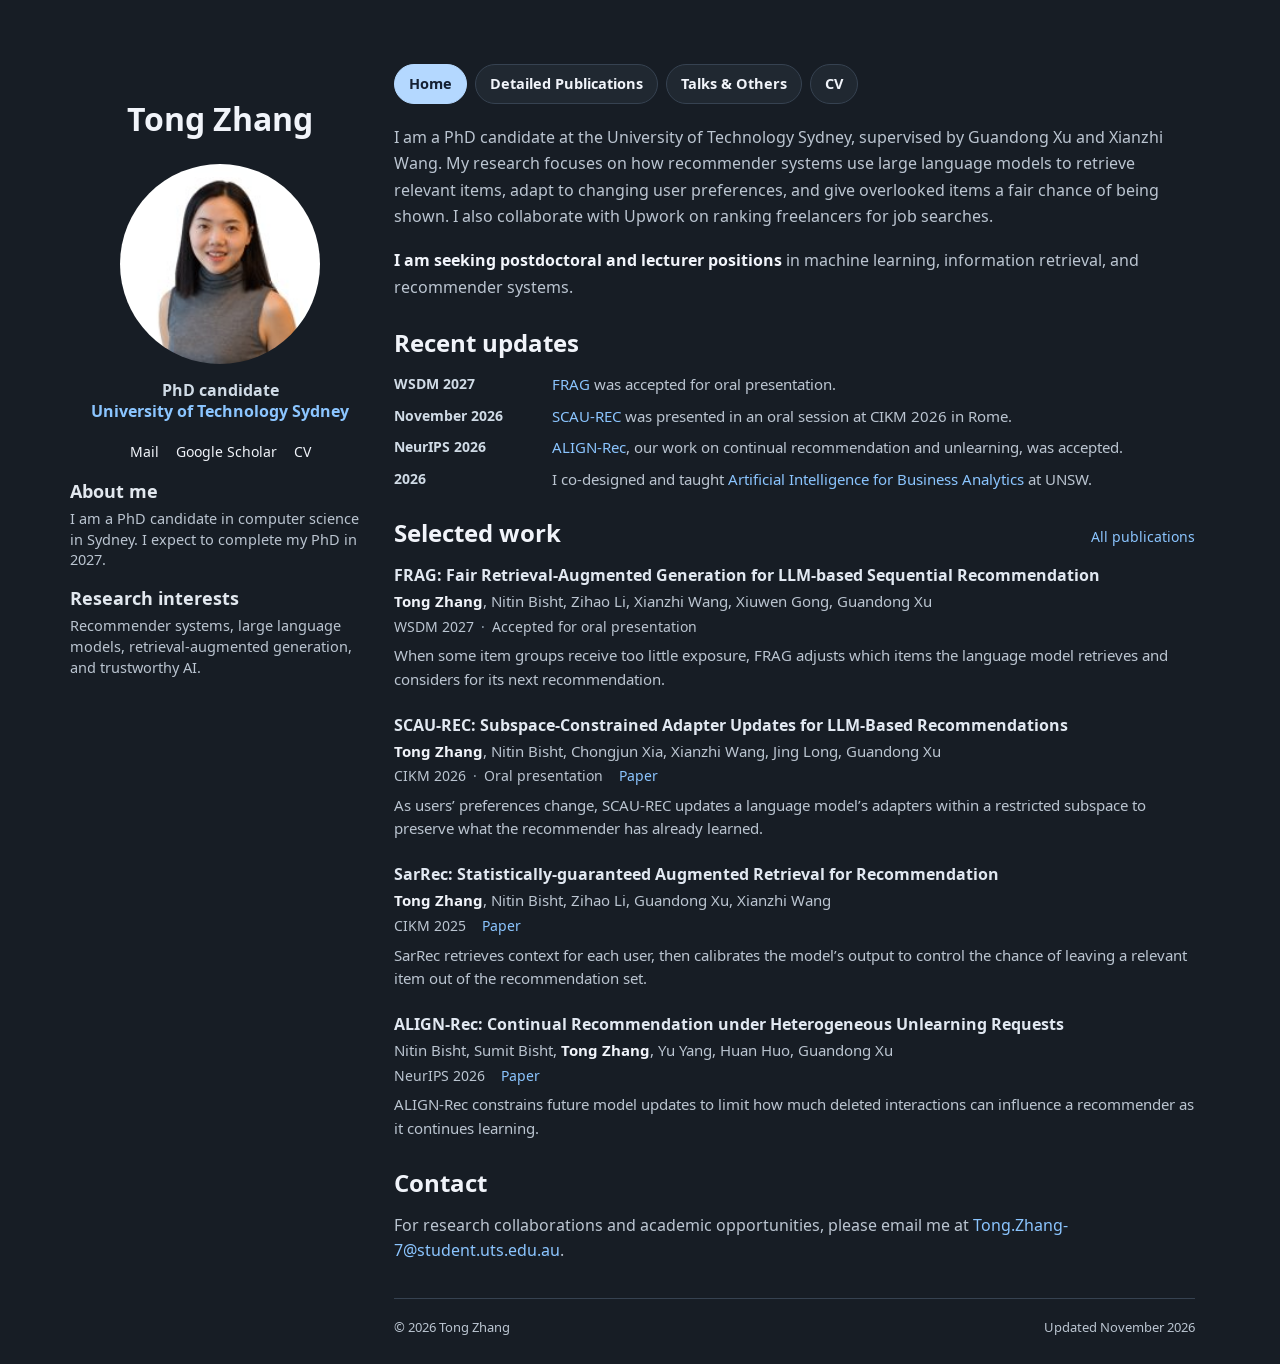
<file: index.html>
<!doctype html>
<html lang="en"><head><meta charset="utf-8"><meta name="viewport" content="width=device-width, initial-scale=1"><meta name="theme-color" content="#171d25"><meta name="description" content="Tong Zhang is a PhD candidate at the University of Technology Sydney studying recommender systems, large language models, and retrieval-augmented generation."><meta property="og:title" content="Home · Tong Zhang"><meta property="og:type" content="website"><meta property="og:description" content="Tong Zhang is a PhD candidate at the University of Technology Sydney studying recommender systems, large language models, and retrieval-augmented generation."><title>Home · Tong Zhang</title><link rel="stylesheet" href="style.css"></head>
<body><a class="skip-link" href="#main">Skip to content</a><div class="site-shell"><aside class="profile" aria-label="Profile">
        <a class="profile-name" href="index.html">Tong Zhang</a>
        <a class="portrait-link" href="https://scholar.google.com/citations?user=oyGxDycAAAAJ&amp;hl=en" aria-label="Tong Zhang on Google Scholar"><img class="portrait" src="assets/tong-zhang.jpg" alt="Tong Zhang" width="200" height="200"></a>
        <div class="profile-details"><p class="profile-role">PhD candidate<br><a href="https://www.uts.edu.au/">University of Technology Sydney</a></p>
        <div class="profile-links"><a href="mailto:Tong.Zhang-7@student.uts.edu.au">Mail</a><a href="https://scholar.google.com/citations?user=oyGxDycAAAAJ&amp;hl=en">Google Scholar</a><a href="assets/Tong_Zhang_Academic_CV.pdf">CV</a></div>
        <div class="profile-block"><h2>About me</h2><p>I am a PhD candidate in computer science in Sydney. I expect to complete my PhD in 2027.</p></div>
        <div class="profile-block"><h2>Research interests</h2><p>Recommender systems, large language models, retrieval-augmented generation, and trustworthy AI.</p></div></div></aside><div class="content-column"><nav class="top-nav" aria-label="Main navigation"><a href="index.html" aria-current="page">Home</a><a href="publications.html">Detailed Publications</a><a href="talks.html">Talks &amp; Others</a><a href="cv.html">CV</a></nav><main id="main" tabindex="-1" class="index-page"><h1 class="sr-only">Tong Zhang</h1><div class="introduction"><p>I am a PhD candidate at the University of Technology Sydney, supervised by Guandong Xu and Xianzhi Wang. My research focuses on how recommender systems use large language models to retrieve relevant items, adapt to changing user preferences, and give overlooked items a fair chance of being shown. I also collaborate with Upwork on ranking freelancers for job searches.</p><p><strong>I am seeking postdoctoral and lecturer positions</strong> in machine learning, information retrieval, and recommender systems.</p></div><section><div class="section-heading"><h2>Recent updates</h2></div><ul class="news-list"><li><span class="news-date">WSDM 2027</span><span><a href="publications.html#paper-frag">FRAG</a> was accepted for oral presentation.</span></li><li><span class="news-date">November 2026</span><span><a href="publications.html#paper-scau">SCAU-REC</a> was presented in an oral session at CIKM 2026 in Rome.</span></li><li><span class="news-date">NeurIPS 2026</span><span><a href="publications.html#paper-align">ALIGN-Rec</a>, our work on continual recommendation and unlearning, was accepted.</span></li><li><span class="news-date">2026</span><span>I co-designed and taught <a href="talks.html#teaching">Artificial Intelligence for Business Analytics</a> at UNSW.</span></li></ul></section><section><div class="section-heading"><h2>Selected work</h2><a class="section-link" href="publications.html">All publications</a></div><article class="publication" id="paper-frag"><h3>FRAG: Fair Retrieval-Augmented Generation for LLM-based Sequential Recommendation</h3><p class="authors"><strong>Tong Zhang</strong>, Nitin Bisht, Zihao Li, Xianzhi Wang, Xiuwen Gong, Guandong Xu</p><p class="paper-meta"><span>WSDM 2027<span class="meta-separator">·</span><span>Accepted for oral presentation</span></span></p><p class=paper-summary>When some item groups receive too little exposure, FRAG adjusts which items the language model retrieves and considers for its next recommendation.</p></article><article class="publication" id="paper-scau"><h3>SCAU-REC: Subspace-Constrained Adapter Updates for LLM-Based Recommendations</h3><p class="authors"><strong>Tong Zhang</strong>, Nitin Bisht, Chongjun Xia, Xianzhi Wang, Jing Long, Guandong Xu</p><p class="paper-meta"><span>CIKM 2026<span class="meta-separator">·</span><span>Oral presentation</span></span><span class="paper-links"><a href="https://doi.org/10.1145/3799682.3840953">Paper</a></span></p><p class=paper-summary>As users’ preferences change, SCAU-REC updates a language model’s adapters within a restricted subspace to preserve what the recommender has already learned.</p></article><article class="publication" id="paper-sarrec"><h3>SarRec: Statistically-guaranteed Augmented Retrieval for Recommendation</h3><p class="authors"><strong>Tong Zhang</strong>, Nitin Bisht, Zihao Li, Guandong Xu, Xianzhi Wang</p><p class="paper-meta"><span>CIKM 2025</span><span class="paper-links"><a href="https://doi.org/10.1145/3746252.3761054">Paper</a></span></p><p class=paper-summary>SarRec retrieves context for each user, then calibrates the model’s output to control the chance of leaving a relevant item out of the recommendation set.</p></article><article class="publication" id="paper-align"><h3>ALIGN-Rec: Continual Recommendation under Heterogeneous Unlearning Requests</h3><p class="authors">Nitin Bisht, Sumit Bisht, <strong>Tong Zhang</strong>, Yu Yang, Huan Huo, Guandong Xu</p><p class="paper-meta"><span>NeurIPS 2026</span><span class="paper-links"><a href="https://openreview.net/forum?id=L8dS5AKSwG">Paper</a></span></p><p class=paper-summary>ALIGN-Rec constrains future model updates to limit how much deleted interactions can influence a recommender as it continues learning.</p></article></section><section><div class="section-heading"><h2>Contact</h2></div><p>For research collaborations and academic opportunities, please email me at <a href="mailto:Tong.Zhang-7@student.uts.edu.au">Tong.Zhang-7@student.uts.edu.au</a>.</p></section></main><footer class="site-footer"><span>© 2026 Tong Zhang</span><span>Updated November 2026</span></footer></div></div></body></html>
</file>
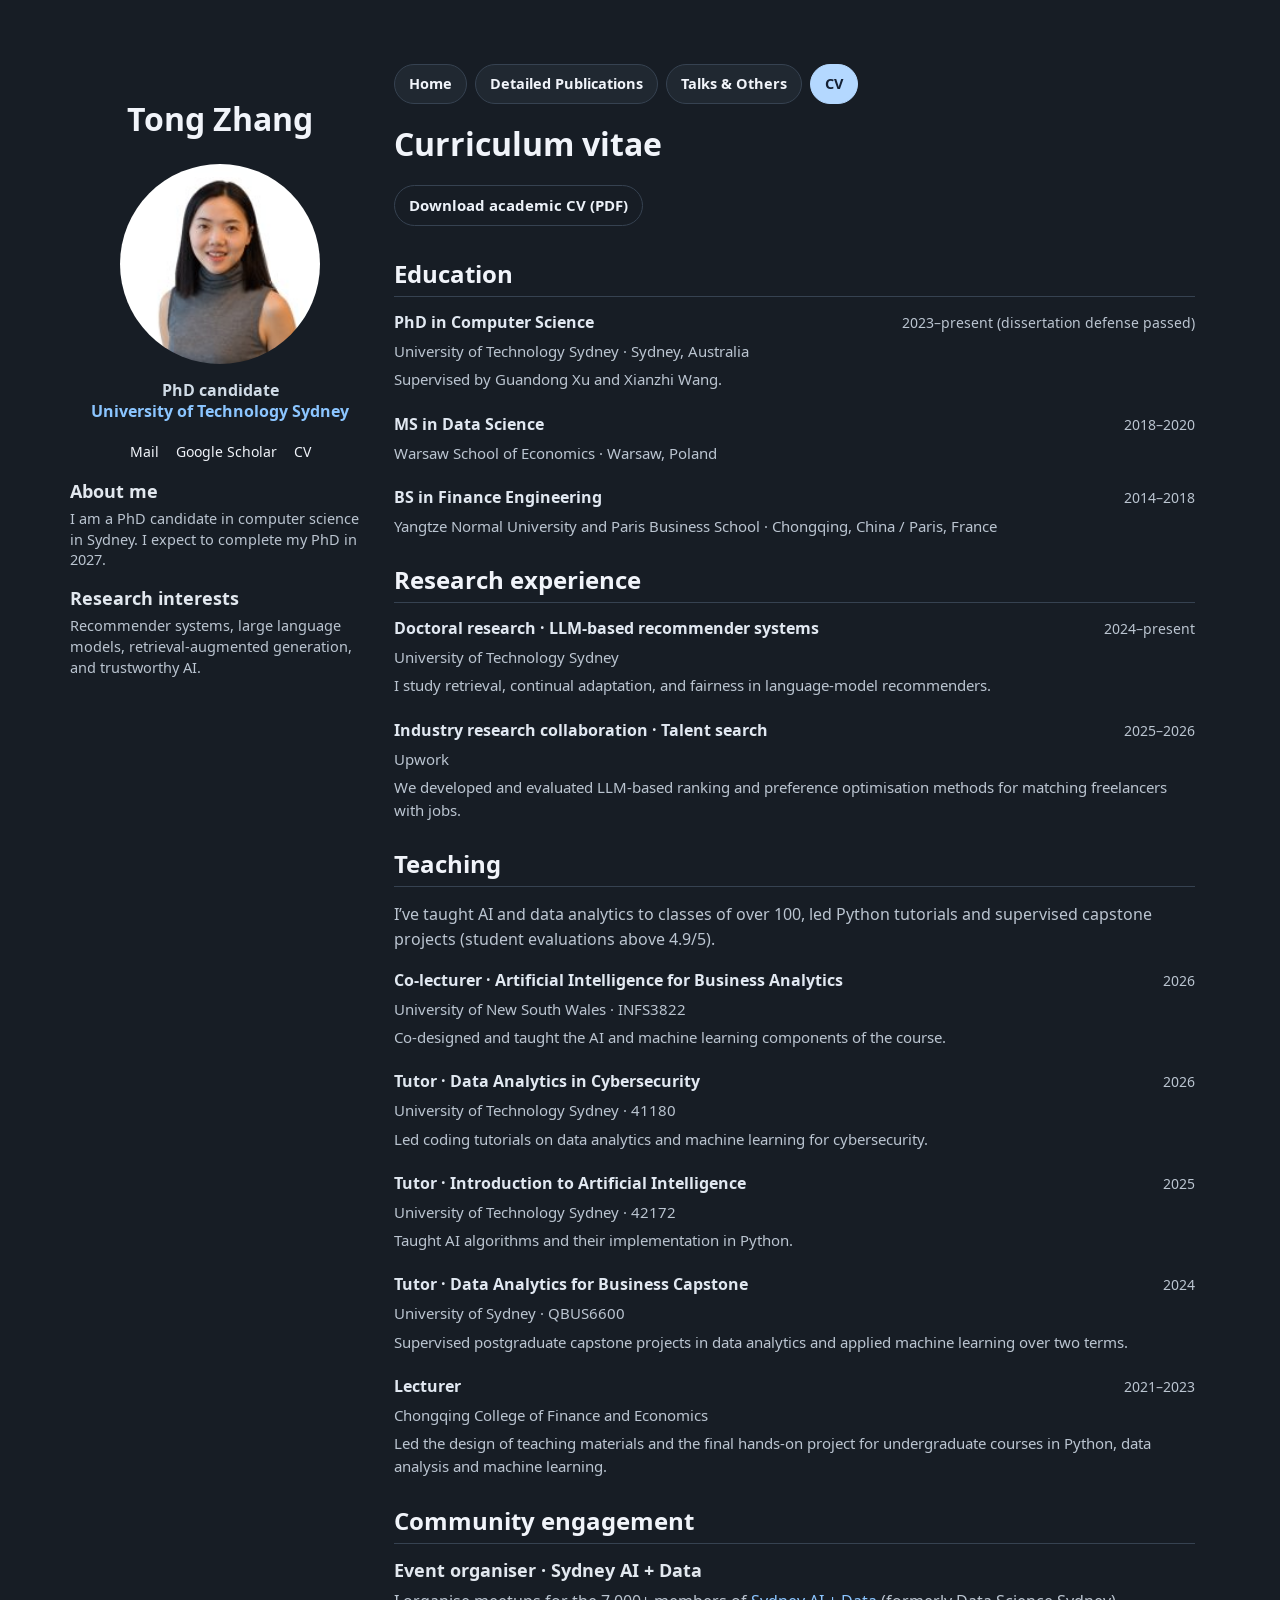
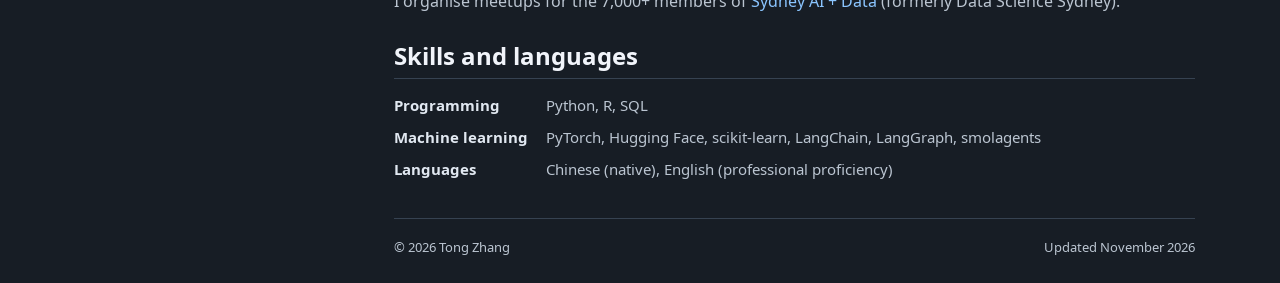
<file: cv.html>
<!doctype html>
<html lang="en"><head><meta charset="utf-8"><meta name="viewport" content="width=device-width, initial-scale=1"><meta name="theme-color" content="#171d25"><meta name="description" content="Tong Zhang is a PhD candidate at the University of Technology Sydney studying recommender systems, large language models, and retrieval-augmented generation."><meta property="og:title" content="CV · Tong Zhang"><meta property="og:type" content="website"><meta property="og:description" content="Tong Zhang is a PhD candidate at the University of Technology Sydney studying recommender systems, large language models, and retrieval-augmented generation."><title>CV · Tong Zhang</title><link rel="stylesheet" href="style.css"></head>
<body><a class="skip-link" href="#main">Skip to content</a><div class="site-shell"><aside class="profile" aria-label="Profile">
        <a class="profile-name" href="index.html">Tong Zhang</a>
        <a class="portrait-link" href="https://scholar.google.com/citations?user=oyGxDycAAAAJ&amp;hl=en" aria-label="Tong Zhang on Google Scholar"><img class="portrait" src="assets/tong-zhang.jpg" alt="Tong Zhang" width="200" height="200"></a>
        <div class="profile-details"><p class="profile-role">PhD candidate<br><a href="https://www.uts.edu.au/">University of Technology Sydney</a></p>
        <div class="profile-links"><a href="mailto:Tong.Zhang-7@student.uts.edu.au">Mail</a><a href="https://scholar.google.com/citations?user=oyGxDycAAAAJ&amp;hl=en">Google Scholar</a><a href="assets/Tong_Zhang_Academic_CV.pdf">CV</a></div>
        <div class="profile-block"><h2>About me</h2><p>I am a PhD candidate in computer science in Sydney. I expect to complete my PhD in 2027.</p></div>
        <div class="profile-block"><h2>Research interests</h2><p>Recommender systems, large language models, retrieval-augmented generation, and trustworthy AI.</p></div></div></aside><div class="content-column"><nav class="top-nav" aria-label="Main navigation"><a href="index.html">Home</a><a href="publications.html">Detailed Publications</a><a href="talks.html">Talks &amp; Others</a><a href="cv.html" aria-current="page">CV</a></nav><main id="main" tabindex="-1" class="cv-page"><header class="page-header"><h1>Curriculum vitae</h1></header><div class="cv-downloads"><a class="primary-link" href="assets/Tong_Zhang_Academic_CV.pdf">Download academic CV (PDF)</a></div><section><div class="section-heading"><h2>Education</h2></div><article class="record"><div class="record-heading"><h3>PhD in Computer Science</h3><span class="record-date">2023–present (dissertation defense passed)</span></div><p class="institution">University of Technology Sydney · Sydney, Australia</p><p>Supervised by Guandong Xu and Xianzhi Wang.</p></article><article class="record"><div class="record-heading"><h3>MS in Data Science</h3><span class="record-date">2018–2020</span></div><p class="institution">Warsaw School of Economics · Warsaw, Poland</p></article><article class="record"><div class="record-heading"><h3>BS in Finance Engineering</h3><span class="record-date">2014–2018</span></div><p class="institution">Yangtze Normal University and Paris Business School · Chongqing, China / Paris, France</p></article></section><section><div class="section-heading"><h2>Research experience</h2></div><article class="record"><div class="record-heading"><h3>Doctoral research · LLM-based recommender systems</h3><span class="record-date">2024–present</span></div><p class="institution">University of Technology Sydney</p><p>I study retrieval, continual adaptation, and fairness in language-model recommenders.</p></article><article class="record"><div class="record-heading"><h3>Industry research collaboration · Talent search</h3><span class="record-date">2025–2026</span></div><p class="institution">Upwork</p><p>We developed and evaluated LLM-based ranking and preference optimisation methods for matching freelancers with jobs.</p></article></section><section><div class="section-heading"><h2>Teaching</h2></div><p>I’ve taught AI and data analytics to classes of over 100, led Python tutorials and supervised capstone projects (student evaluations above 4.9/5).</p><article class="record"><div class="record-heading"><h3>Co-lecturer · Artificial Intelligence for Business Analytics</h3><span class="record-date">2026</span></div><p class="institution">University of New South Wales · INFS3822</p><p>Co-designed and taught the AI and machine learning components of the course.</p></article><article class="record"><div class="record-heading"><h3>Tutor · Data Analytics in Cybersecurity</h3><span class="record-date">2026</span></div><p class="institution">University of Technology Sydney · 41180</p><p>Led coding tutorials on data analytics and machine learning for cybersecurity.</p></article><article class="record"><div class="record-heading"><h3>Tutor · Introduction to Artificial Intelligence</h3><span class="record-date">2025</span></div><p class="institution">University of Technology Sydney · 42172</p><p>Taught AI algorithms and their implementation in Python.</p></article><article class="record"><div class="record-heading"><h3>Tutor · Data Analytics for Business Capstone</h3><span class="record-date">2024</span></div><p class="institution">University of Sydney · QBUS6600</p><p>Supervised postgraduate capstone projects in data analytics and applied machine learning over two terms.</p></article><article class="record"><div class="record-heading"><h3>Lecturer</h3><span class="record-date">2021–2023</span></div><p class="institution">Chongqing College of Finance and Economics</p><p>Led the design of teaching materials and the final hands-on project for undergraduate courses in Python, data analysis and machine learning.</p></article></section><section><div class="section-heading"><h2>Community engagement</h2></div><h3>Event organiser · Sydney AI + Data</h3><p>I organise meetups for the 7,000+ members of <a href="https://www.meetup.com/data-science-sydney/">Sydney AI + Data</a> (formerly Data Science Sydney).</p></section><section><div class="section-heading"><h2>Skills and languages</h2></div><dl class="skills-list"><div><dt>Programming</dt><dd>Python, R, SQL</dd></div><div><dt>Machine learning</dt><dd>PyTorch, Hugging Face, scikit-learn, LangChain, LangGraph, smolagents</dd></div><div><dt>Languages</dt><dd>Chinese (native), English (professional proficiency)</dd></div></dl></section></main><footer class="site-footer"><span>© 2026 Tong Zhang</span><span>Updated November 2026</span></footer></div></div></body></html>
</file>
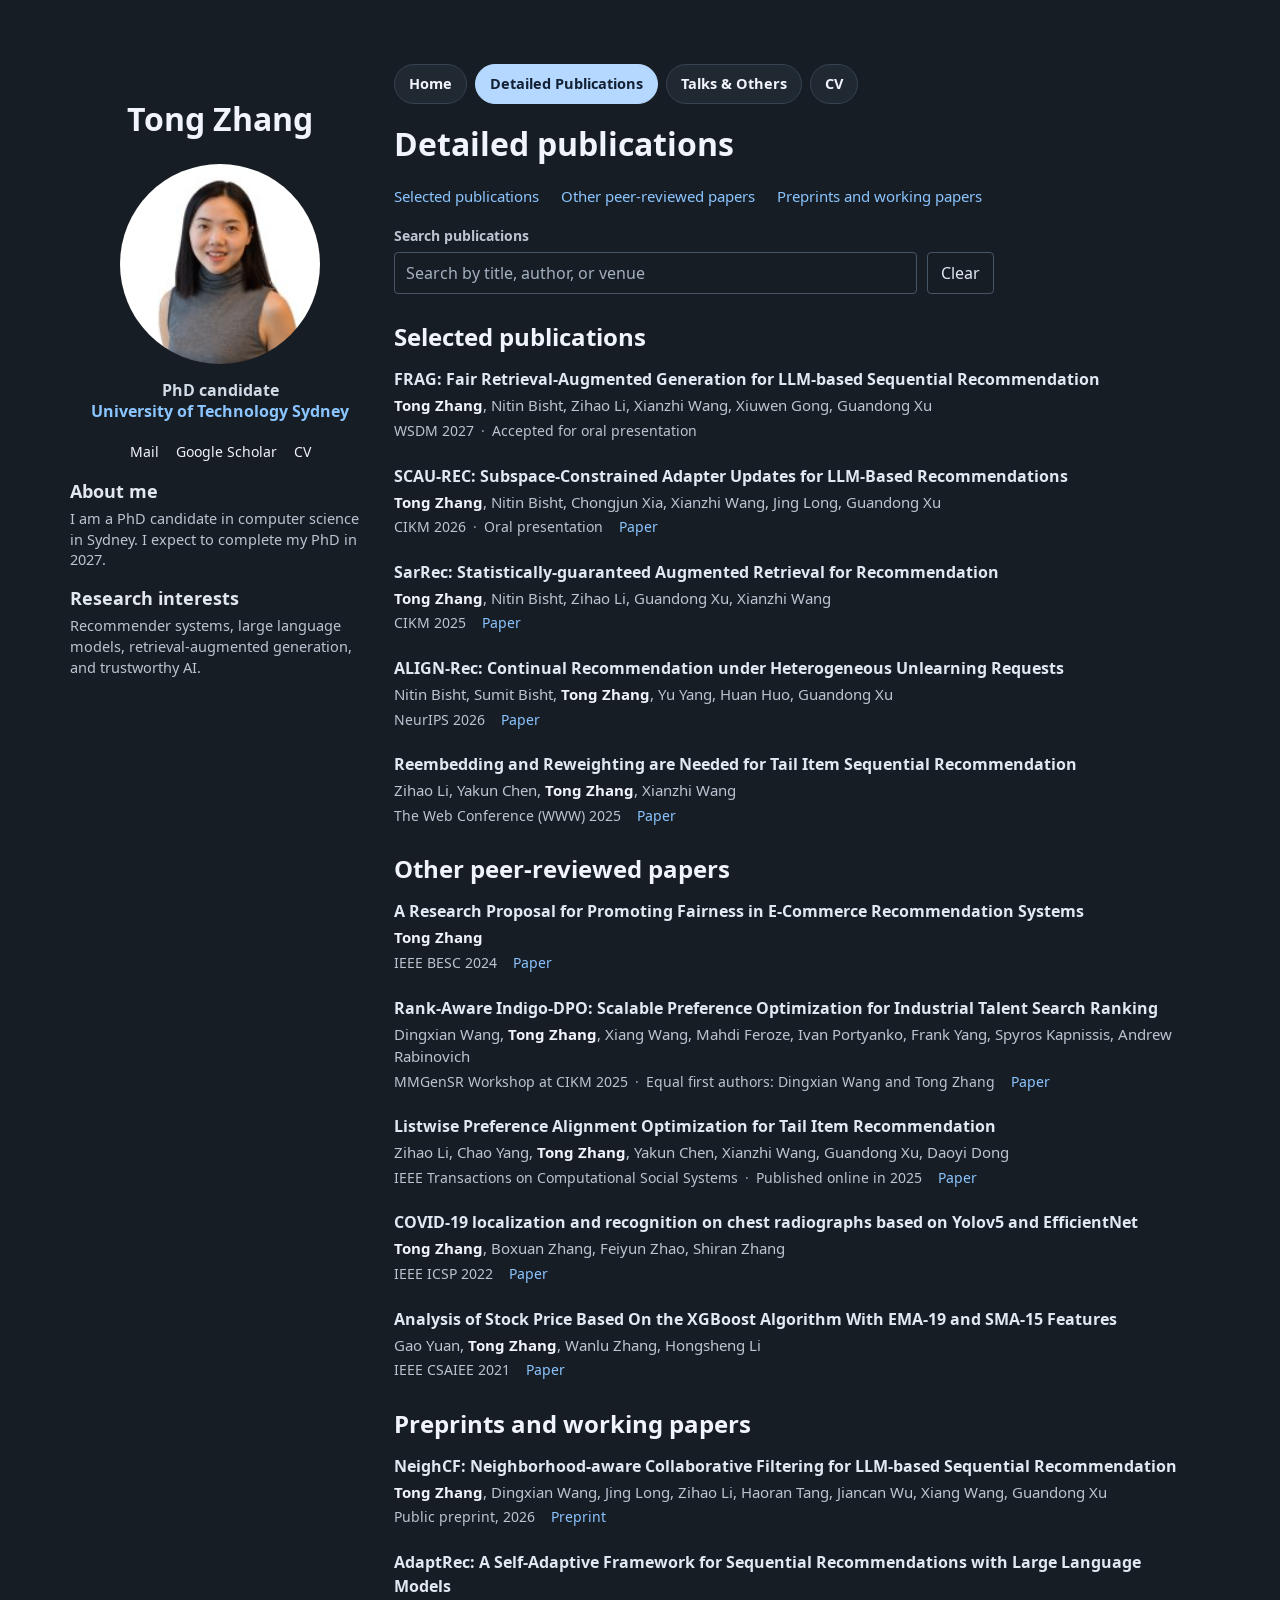
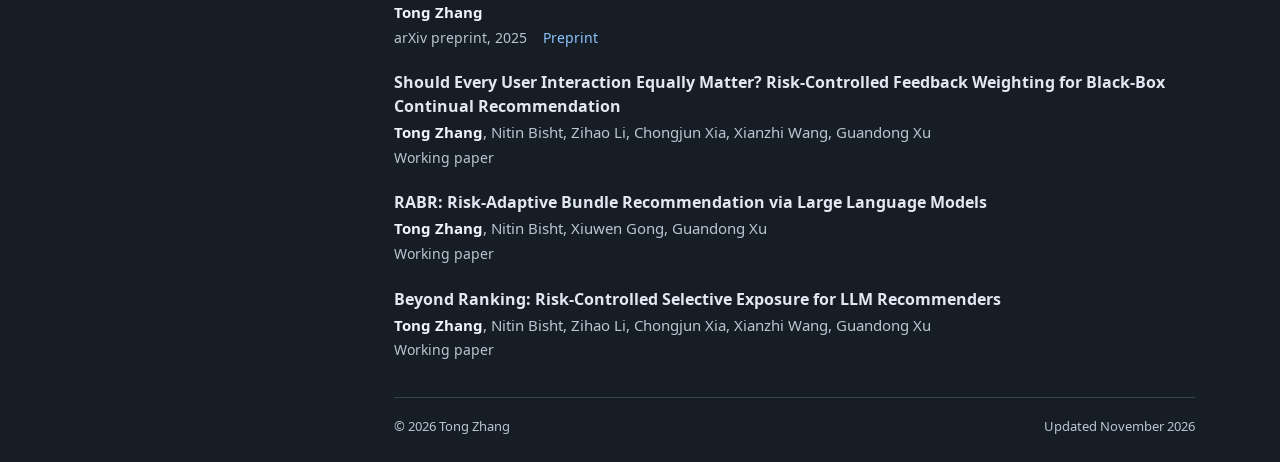
<file: publications.html>
<!doctype html>
<html lang="en"><head><meta charset="utf-8"><meta name="viewport" content="width=device-width, initial-scale=1"><meta name="theme-color" content="#171d25"><meta name="description" content="Tong Zhang is a PhD candidate at the University of Technology Sydney studying recommender systems, large language models, and retrieval-augmented generation."><meta property="og:title" content="Detailed Publications · Tong Zhang"><meta property="og:type" content="website"><meta property="og:description" content="Tong Zhang is a PhD candidate at the University of Technology Sydney studying recommender systems, large language models, and retrieval-augmented generation."><title>Detailed Publications · Tong Zhang</title><link rel="stylesheet" href="style.css"><script defer src="publications.js"></script></head>
<body><a class="skip-link" href="#main">Skip to content</a><div class="site-shell"><aside class="profile" aria-label="Profile">
        <a class="profile-name" href="index.html">Tong Zhang</a>
        <a class="portrait-link" href="https://scholar.google.com/citations?user=oyGxDycAAAAJ&amp;hl=en" aria-label="Tong Zhang on Google Scholar"><img class="portrait" src="assets/tong-zhang.jpg" alt="Tong Zhang" width="200" height="200"></a>
        <div class="profile-details"><p class="profile-role">PhD candidate<br><a href="https://www.uts.edu.au/">University of Technology Sydney</a></p>
        <div class="profile-links"><a href="mailto:Tong.Zhang-7@student.uts.edu.au">Mail</a><a href="https://scholar.google.com/citations?user=oyGxDycAAAAJ&amp;hl=en">Google Scholar</a><a href="assets/Tong_Zhang_Academic_CV.pdf">CV</a></div>
        <div class="profile-block"><h2>About me</h2><p>I am a PhD candidate in computer science in Sydney. I expect to complete my PhD in 2027.</p></div>
        <div class="profile-block"><h2>Research interests</h2><p>Recommender systems, large language models, retrieval-augmented generation, and trustworthy AI.</p></div></div></aside><div class="content-column"><nav class="top-nav" aria-label="Main navigation"><a href="index.html">Home</a><a href="publications.html" aria-current="page">Detailed Publications</a><a href="talks.html">Talks &amp; Others</a><a href="cv.html">CV</a></nav><main id="main" tabindex="-1" class="publications-page"><header class="page-header"><h1>Detailed publications</h1></header><div class="publication-tools"><div class="publication-jumps"><a href="#selected">Selected publications</a><a href="#other-papers">Other peer-reviewed papers</a><a href="#working">Preprints and working papers</a></div><form role="search" hidden><label for="search">Search publications</label><div class="search-row"><input type="search" id="search" placeholder="Search by title, author, or venue"><button type="reset">Clear</button></div><p class="search-status" role="status"></p></form></div><section id="selected"><div class="section-heading"><h2>Selected publications</h2></div><article class="publication" id="paper-frag"><h3>FRAG: Fair Retrieval-Augmented Generation for LLM-based Sequential Recommendation</h3><p class="authors"><strong>Tong Zhang</strong>, Nitin Bisht, Zihao Li, Xianzhi Wang, Xiuwen Gong, Guandong Xu</p><p class="paper-meta"><span>WSDM 2027<span class="meta-separator">·</span><span>Accepted for oral presentation</span></span></p></article><article class="publication" id="paper-scau"><h3>SCAU-REC: Subspace-Constrained Adapter Updates for LLM-Based Recommendations</h3><p class="authors"><strong>Tong Zhang</strong>, Nitin Bisht, Chongjun Xia, Xianzhi Wang, Jing Long, Guandong Xu</p><p class="paper-meta"><span>CIKM 2026<span class="meta-separator">·</span><span>Oral presentation</span></span><span class="paper-links"><a href="https://doi.org/10.1145/3799682.3840953">Paper</a></span></p></article><article class="publication" id="paper-sarrec"><h3>SarRec: Statistically-guaranteed Augmented Retrieval for Recommendation</h3><p class="authors"><strong>Tong Zhang</strong>, Nitin Bisht, Zihao Li, Guandong Xu, Xianzhi Wang</p><p class="paper-meta"><span>CIKM 2025</span><span class="paper-links"><a href="https://doi.org/10.1145/3746252.3761054">Paper</a></span></p></article><article class="publication" id="paper-align"><h3>ALIGN-Rec: Continual Recommendation under Heterogeneous Unlearning Requests</h3><p class="authors">Nitin Bisht, Sumit Bisht, <strong>Tong Zhang</strong>, Yu Yang, Huan Huo, Guandong Xu</p><p class="paper-meta"><span>NeurIPS 2026</span><span class="paper-links"><a href="https://openreview.net/forum?id=L8dS5AKSwG">Paper</a></span></p></article><article class="publication" id="paper-reembedding"><h3>Reembedding and Reweighting are Needed for Tail Item Sequential Recommendation</h3><p class="authors">Zihao Li, Yakun Chen, <strong>Tong Zhang</strong>, Xianzhi Wang</p><p class="paper-meta"><span>The Web Conference (WWW) 2025</span><span class="paper-links"><a href="https://doi.org/10.1145/3696410.3714572">Paper</a></span></p></article></section><section id="other-papers"><div class="section-heading"><h2>Other peer-reviewed papers</h2></div><article class="publication" id="paper-besc"><h3>A Research Proposal for Promoting Fairness in E-Commerce Recommendation Systems</h3><p class="authors"><strong>Tong Zhang</strong></p><p class="paper-meta"><span>IEEE BESC 2024</span><span class="paper-links"><a href="https://doi.org/10.1109/BESC64747.2024.10780676">Paper</a></span></p></article><article class="publication" id="paper-rank"><h3>Rank-Aware Indigo-DPO: Scalable Preference Optimization for Industrial Talent Search Ranking</h3><p class="authors">Dingxian Wang, <strong>Tong Zhang</strong>, Xiang Wang, Mahdi Feroze, Ivan Portyanko, Frank Yang, Spyros Kapnissis, Andrew Rabinovich</p><p class="paper-meta"><span>MMGenSR Workshop at CIKM 2025<span class="meta-separator">·</span><span>Equal first authors: Dingxian Wang and Tong Zhang</span></span><span class="paper-links"><a href="https://mmgensr-cikm25.github.io/assets/files/CIKM25-MMGenSR-RankDPO.pdf">Paper</a></span></p></article><article class="publication" id="paper-listwise"><h3>Listwise Preference Alignment Optimization for Tail Item Recommendation</h3><p class="authors">Zihao Li, Chao Yang, <strong>Tong Zhang</strong>, Yakun Chen, Xianzhi Wang, Guandong Xu, Daoyi Dong</p><p class="paper-meta"><span>IEEE Transactions on Computational Social Systems<span class="meta-separator">·</span><span>Published online in 2025</span></span><span class="paper-links"><a href="https://doi.org/10.1109/TCSS.2025.3626598">Paper</a></span></p></article><article class="publication" id="paper-chest"><h3>COVID-19 localization and recognition on chest radiographs based on Yolov5 and EfficientNet</h3><p class="authors"><strong>Tong Zhang</strong>, Boxuan Zhang, Feiyun Zhao, Shiran Zhang</p><p class="paper-meta"><span>IEEE ICSP 2022</span><span class="paper-links"><a href="https://doi.org/10.1109/ICSP54964.2022.9778327">Paper</a></span></p></article><article class="publication" id="paper-stock"><h3>Analysis of Stock Price Based On the XGBoost Algorithm With EMA-19 and SMA-15 Features</h3><p class="authors">Gao Yuan, <strong>Tong Zhang</strong>, Wanlu Zhang, Hongsheng Li</p><p class="paper-meta"><span>IEEE CSAIEE 2021</span><span class="paper-links"><a href="https://doi.org/10.1109/CSAIEE54046.2021.9543136">Paper</a></span></p></article></section><section id="working"><div class="section-heading"><h2>Preprints and working papers</h2></div><article class="publication" id="paper-neigh"><h3>NeighCF: Neighborhood-aware Collaborative Filtering for LLM-based Sequential Recommendation</h3><p class="authors"><strong>Tong Zhang</strong>, Dingxian Wang, Jing Long, Zihao Li, Haoran Tang, Jiancan Wu, Xiang Wang, Guandong Xu</p><p class="paper-meta"><span>Public preprint, 2026</span><span class="paper-links"><a href="https://doi.org/10.2139/ssrn.6350467">Preprint</a></span></p></article><article class="publication" id="paper-adapt"><h3>AdaptRec: A Self-Adaptive Framework for Sequential Recommendations with Large Language Models</h3><p class="authors"><strong>Tong Zhang</strong></p><p class="paper-meta"><span>arXiv preprint, 2025</span><span class="paper-links"><a href="https://arxiv.org/abs/2504.08786">Preprint</a></span></p></article><article class="publication" id="paper-weight"><h3>Should Every User Interaction Equally Matter? Risk-Controlled Feedback Weighting for Black-Box Continual Recommendation</h3><p class="authors"><strong>Tong Zhang</strong>, Nitin Bisht, Zihao Li, Chongjun Xia, Xianzhi Wang, Guandong Xu</p><p class="paper-meta"><span>Working paper</span></p></article><article class="publication" id="paper-rabr"><h3>RABR: Risk-Adaptive Bundle Recommendation via Large Language Models</h3><p class="authors"><strong>Tong Zhang</strong>, Nitin Bisht, Xiuwen Gong, Guandong Xu</p><p class="paper-meta"><span>Working paper</span></p></article><article class="publication" id="paper-exposure"><h3>Beyond Ranking: Risk-Controlled Selective Exposure for LLM Recommenders</h3><p class="authors"><strong>Tong Zhang</strong>, Nitin Bisht, Zihao Li, Chongjun Xia, Xianzhi Wang, Guandong Xu</p><p class="paper-meta"><span>Working paper</span></p></article></section></main><footer class="site-footer"><span>© 2026 Tong Zhang</span><span>Updated November 2026</span></footer></div></div></body></html>
</file>
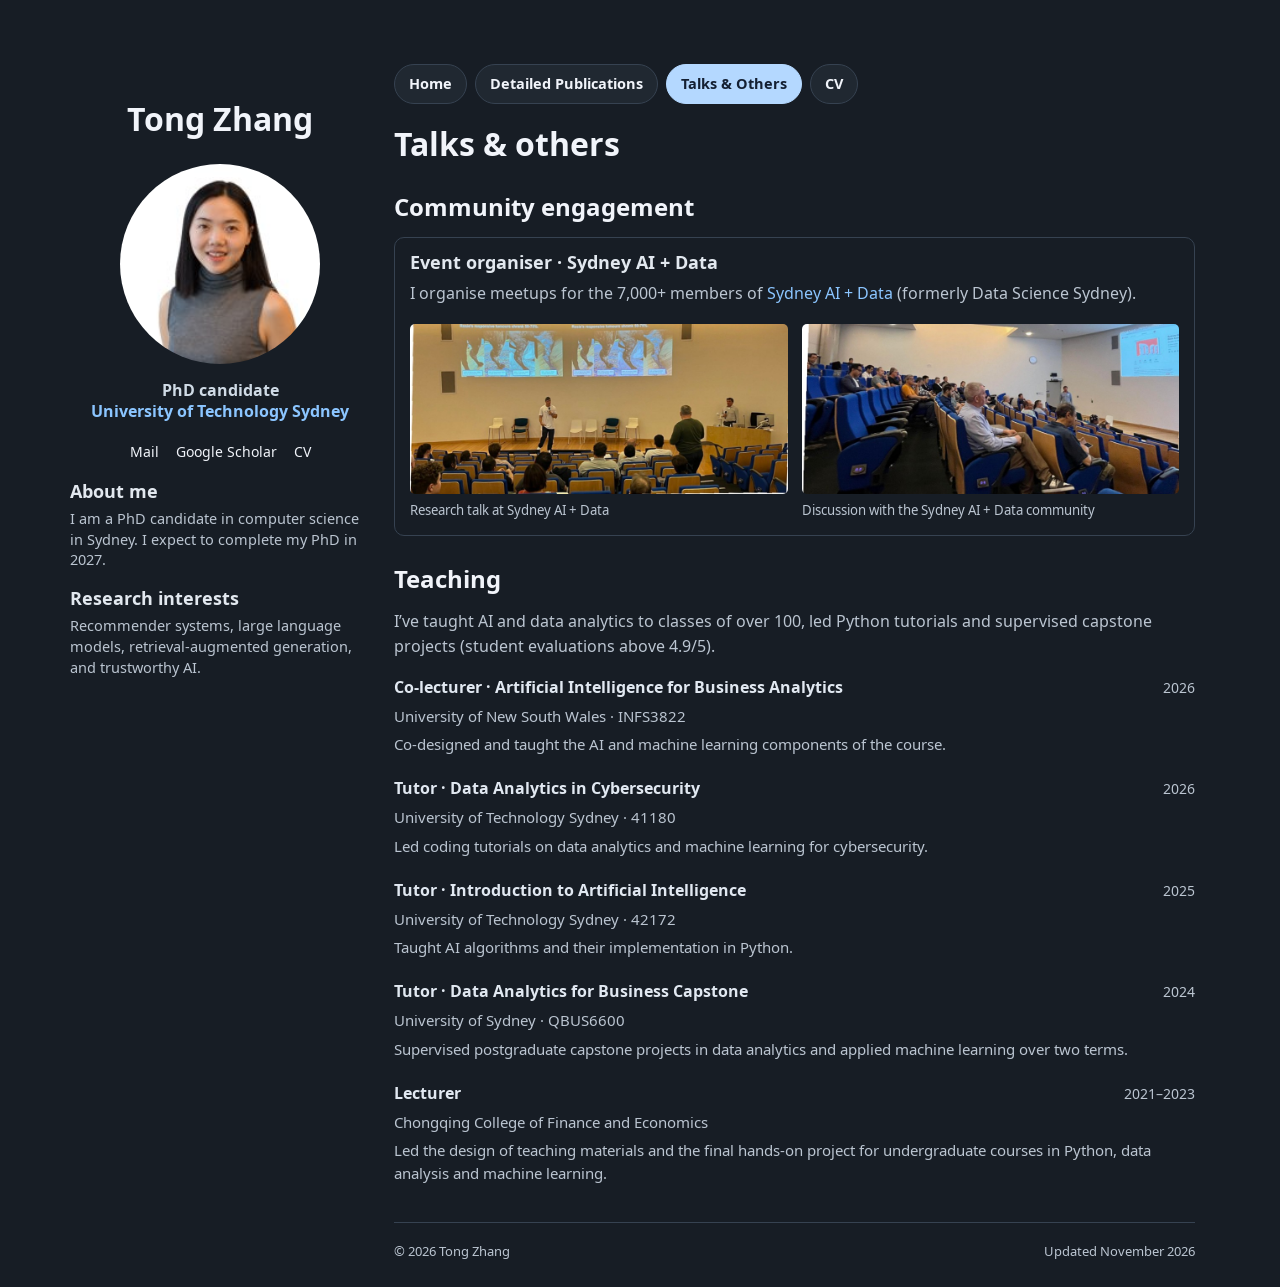
<file: talks.html>
<!doctype html>
<html lang="en"><head><meta charset="utf-8"><meta name="viewport" content="width=device-width, initial-scale=1"><meta name="theme-color" content="#171d25"><meta name="description" content="Tong Zhang is a PhD candidate at the University of Technology Sydney studying recommender systems, large language models, and retrieval-augmented generation."><meta property="og:title" content="Talks &amp; Others · Tong Zhang"><meta property="og:type" content="website"><meta property="og:description" content="Tong Zhang is a PhD candidate at the University of Technology Sydney studying recommender systems, large language models, and retrieval-augmented generation."><title>Talks &amp; Others · Tong Zhang</title><link rel="stylesheet" href="style.css"></head>
<body><a class="skip-link" href="#main">Skip to content</a><div class="site-shell"><aside class="profile" aria-label="Profile">
        <a class="profile-name" href="index.html">Tong Zhang</a>
        <a class="portrait-link" href="https://scholar.google.com/citations?user=oyGxDycAAAAJ&amp;hl=en" aria-label="Tong Zhang on Google Scholar"><img class="portrait" src="assets/tong-zhang.jpg" alt="Tong Zhang" width="200" height="200"></a>
        <div class="profile-details"><p class="profile-role">PhD candidate<br><a href="https://www.uts.edu.au/">University of Technology Sydney</a></p>
        <div class="profile-links"><a href="mailto:Tong.Zhang-7@student.uts.edu.au">Mail</a><a href="https://scholar.google.com/citations?user=oyGxDycAAAAJ&amp;hl=en">Google Scholar</a><a href="assets/Tong_Zhang_Academic_CV.pdf">CV</a></div>
        <div class="profile-block"><h2>About me</h2><p>I am a PhD candidate in computer science in Sydney. I expect to complete my PhD in 2027.</p></div>
        <div class="profile-block"><h2>Research interests</h2><p>Recommender systems, large language models, retrieval-augmented generation, and trustworthy AI.</p></div></div></aside><div class="content-column"><nav class="top-nav" aria-label="Main navigation"><a href="index.html">Home</a><a href="publications.html">Detailed Publications</a><a href="talks.html" aria-current="page">Talks &amp; Others</a><a href="cv.html">CV</a></nav><main id="main" tabindex="-1" class="talks-page"><header class="page-header"><h1>Talks &amp; others</h1></header><section><div class="section-heading"><h2>Community engagement</h2></div><article class="section-card"><h3>Event organiser · Sydney AI + Data</h3><p>I organise meetups for the 7,000+ members of <a href="https://www.meetup.com/data-science-sydney/">Sydney AI + Data</a> (formerly Data Science Sydney).</p><div class="meetup-photos"><figure><img width="900" height="405" src="assets/meetup-talk.jpg" alt="A speaker presents at a Sydney AI + Data meetup."><figcaption>Research talk at Sydney AI + Data</figcaption></figure><figure><img width="900" height="405" src="assets/meetup-audience.jpg" alt="Sydney AI + Data members gathered in the auditorium for a talk."><figcaption>Discussion with the Sydney AI + Data community</figcaption></figure></div></article></section><section id="teaching"><div class="section-heading"><h2>Teaching</h2></div><p>I’ve taught AI and data analytics to classes of over 100, led Python tutorials and supervised capstone projects (student evaluations above 4.9/5).</p><article class="record"><div class="record-heading"><h3>Co-lecturer · Artificial Intelligence for Business Analytics</h3><span class="record-date">2026</span></div><p class="institution">University of New South Wales · INFS3822</p><p>Co-designed and taught the AI and machine learning components of the course.</p></article><article class="record"><div class="record-heading"><h3>Tutor · Data Analytics in Cybersecurity</h3><span class="record-date">2026</span></div><p class="institution">University of Technology Sydney · 41180</p><p>Led coding tutorials on data analytics and machine learning for cybersecurity.</p></article><article class="record"><div class="record-heading"><h3>Tutor · Introduction to Artificial Intelligence</h3><span class="record-date">2025</span></div><p class="institution">University of Technology Sydney · 42172</p><p>Taught AI algorithms and their implementation in Python.</p></article><article class="record"><div class="record-heading"><h3>Tutor · Data Analytics for Business Capstone</h3><span class="record-date">2024</span></div><p class="institution">University of Sydney · QBUS6600</p><p>Supervised postgraduate capstone projects in data analytics and applied machine learning over two terms.</p></article><article class="record"><div class="record-heading"><h3>Lecturer</h3><span class="record-date">2021–2023</span></div><p class="institution">Chongqing College of Finance and Economics</p><p>Led the design of teaching materials and the final hands-on project for undergraduate courses in Python, data analysis and machine learning.</p></article></section></main><footer class="site-footer"><span>© 2026 Tong Zhang</span><span>Updated November 2026</span></footer></div></div></body></html>
</file>
<file: style.css>
@charset "UTF-8";
@font-face{font-family:"Noto Sans";src:url("assets/NotoSans-Regular.ttf") format("truetype");font-style:normal;font-weight:400;font-display:swap}
@font-face{font-family:"Noto Sans";src:url("assets/NotoSans-Bold.ttf") format("truetype");font-style:normal;font-weight:700;font-display:swap}
:root{--ink:#f1f4fa;--heading:#f1f4fa;--text:#bbc5d1;--link:#8bc5ff;--line:#364251}
*{box-sizing:border-box}
html{scroll-behavior:smooth;scroll-padding-top:24px;scrollbar-gutter:stable}
body{margin:0;background:#171d25;color:var(--text);font:400 16px/1.55 "Noto Sans","Helvetica Neue",Arial,sans-serif;overflow-y:scroll}
a{color:var(--link);text-decoration:none;text-underline-offset:3px}
a:hover{text-decoration:underline;color:#afd7ff}
button,input{font:inherit}
button{cursor:pointer}
a:focus-visible,button:focus-visible,input:focus-visible{outline:2px solid var(--link);outline-offset:4px}
p{margin:0 0 18px}
h1,h2,h3{line-height:1.25;color:var(--heading);font-weight:700}
h1{font-size:2rem;margin:0 0 20px;color:var(--ink)}
h2{font-size:1.5rem;margin:0 0 14px}
h3{font-size:1.125rem;margin:0 0 8px;color:#e2e8ef}
strong{font-weight:700;color:var(--ink)}
sup{font-size:.75em;line-height:0}
[hidden]{display:none!important}
.site-shell{width:calc(100% - 140px);max-width:1280px;margin:60px auto 0;display:grid;grid-template-columns:300px minmax(0,1fr);gap:24px;align-items:start}
.profile{position:sticky;top:22px;padding-top:40px;max-height:calc(100vh - 32px);overflow-y:auto;scrollbar-width:none}
.profile::-webkit-scrollbar{display:none}
.profile-name{font-size:2rem;font-weight:700;color:var(--ink);line-height:1.2;display:block;text-align:center;margin:0 0 26px}
.profile-name:hover{text-decoration:none;color:var(--ink)}
.portrait-link{display:block;width:200px;margin:0 auto 16px}
.portrait{width:200px;height:200px;display:block;object-fit:cover;border-radius:50%}
.profile-role{text-align:center;font-size:1rem;line-height:1.3;font-weight:700;color:#d0dbe6;margin-bottom:13px}
.profile-role a{color:var(--link)}
.profile-links{display:flex;justify-content:center;flex-wrap:wrap;gap:8px 17px;font-size:.875rem;margin:19px 0 17px}
.profile-links a{color:var(--ink)}
.profile-block h2{font-size:1.125rem;color:#e2e8ef;margin:17px 0 6px}
.profile-block p{font-size:.90625rem;line-height:1.42;margin:0 0 15px}
.top-nav{display:flex;flex-wrap:wrap;align-items:center;gap:8px;margin:4px 0 20px}
.top-nav a{font-size:.90625rem;font-weight:700;color:var(--ink);padding:8px 14px;border:1px solid var(--line);border-radius:999px;line-height:1.5;background:#202831}
.top-nav a:hover{color:var(--link);border-color:var(--link);text-decoration:none}
.top-nav a[aria-current=page]{color:#142033;background:#b4d8ff;border-color:#b4d8ff}
.page-header{margin-bottom:21px}
.page-intro{font-size:1rem;line-height:1.65;margin-bottom:22px}
.introduction{line-height:1.65;margin-top:10px}
.research-profile{line-height:1.65}
section{margin:28px 0 0}
.section-heading{display:flex;align-items:baseline;justify-content:space-between;gap:16px;margin-bottom:15px}
.section-heading h2{margin:0}
.section-link{font-size:.875rem;white-space:nowrap}
.section-note{font-size:.9375rem;margin:-4px 0 18px}
.news-list{list-style:none;padding:0;margin:0}
.news-list li{display:grid;grid-template-columns:9rem minmax(0,1fr);gap:14px;margin-bottom:9px;font-size:.9375rem;line-height:1.5}
.news-date{color:#d0dbe6;white-space:nowrap;font-weight:700;font-size:.875rem}
.publication{padding:0;margin:0 0 22px;scroll-margin-top:24px}
.publication:last-child{margin-bottom:0}
.publication h3{font-size:1rem;line-height:1.5;margin-bottom:3px;color:#e1e8f1}
.authors{font-size:.9375rem;line-height:1.5;margin-bottom:3px}
.paper-meta{font-size:.875rem;display:flex;align-items:baseline;flex-wrap:wrap;gap:3px 16px;margin-bottom:0}
.meta-separator{padding:0 7px;color:#9ca9b9}
.paper-links{display:inline-flex;gap:12px}
.paper-summary{font-size:.9375rem;line-height:1.55;margin:7px 0 0}
.publication-tools{padding:0;margin:0 0 28px}
.publication-jumps{display:flex;flex-wrap:wrap;gap:7px 22px;margin-bottom:17px;font-size:.9375rem}
.publication-tools label{display:block;font-size:.875rem;font-weight:700;margin-bottom:5px}
.search-row{display:flex;gap:10px;align-items:center;max-width:600px}
.search-row input{width:100%;min-width:0;padding:8px 11px;border:1px solid #465565;border-radius:4px;background:#171d25;color:#e1e8f1}
.search-row input::placeholder{color:#a3b0bf}
.search-row button{border:1px solid #465565;border-radius:4px;background:#171d25;color:#e1e8f1;padding:8px 13px}
.search-status{font-size:.875rem;margin:6px 0 0}
.search-status:empty{display:none}
.equal-note{font-size:.875rem;margin-top:22px}
.empty-results{padding:22px 0}
.record{margin-bottom:22px}
.record-heading{display:flex;align-items:baseline;justify-content:space-between;gap:15px}
.record-date{font-size:.875rem;white-space:nowrap}
.record-date:empty{display:none}
.record-heading h3{font-size:1rem;color:#e1e8f1}
.institution{font-size:.9375rem;margin-bottom:5px}
.record p:last-child{margin-bottom:0}
.record>p:not(.institution){font-size:.9375rem}
.section-card{border:1px solid var(--line);border-radius:10px;padding:13px 15px;margin:0 0 22px;background:#171d25}
.section-card h2{margin:0 0 10px}
.activity-list{padding-left:18px;margin:0;line-height:1.55;font-size:.9375rem}
.activity-list li{margin-bottom:6px}
.activity-list li:last-child{margin-bottom:0}
.subsection+.subsection{border-top:1px dashed var(--line);padding-top:12px;margin-top:14px}
.subsection h3{margin:0 0 7px}
.activity-context{font-size:.9375rem;line-height:1.5;margin-bottom:9px}
.activity-list+.activity-context{margin:9px 0 0}
.cv-downloads{padding-bottom:6px;margin-bottom:24px}
.primary-link{display:inline-block;border:1px solid var(--line);color:#edf2f9;padding:8px 14px;border-radius:999px;font-size:.9375rem;font-weight:700}
.primary-link:hover{text-decoration:none;border-color:var(--link)}


.cv-page .section-heading{border-bottom:1px solid var(--line);padding-bottom:7px}
.cv-page section{margin-top:27px}
.cv-page .publication{margin-bottom:16px}
.compact-list{padding-left:20px;margin:0}
.compact-list li{margin-bottom:7px;font-size:.9375rem}
.skills-list{margin:0}
.skills-list>div{display:grid;grid-template-columns:135px 1fr;gap:17px;margin-bottom:9px;font-size:.9375rem}
dt{font-weight:700;color:#e1e8f1}
dd{margin:0}
.contact-section p{font-size:.9375rem;overflow-wrap:anywhere}
.site-footer{border-top:1px solid var(--line);margin-top:36px;padding:18px 0 26px;display:flex;justify-content:space-between;gap:14px;flex-wrap:wrap;font-size:.8125rem}
.sr-only{position:absolute;width:1px;height:1px;padding:0;margin:-1px;overflow:hidden;clip:rect(0,0,0,0);white-space:nowrap;border:0}
.skip-link{position:fixed;left:20px;top:-100px;background:#f1f4fa;padding:10px 18px;color:#171d25;z-index:10}
.skip-link:focus{top:12px}
@media(max-width:1050px){.site-shell{width:calc(100% - 70px);grid-template-columns:270px minmax(0,1fr);gap:25px}.profile-name{font-size:1.8rem}.top-nav a{padding:7px 12px}.record-heading{flex-wrap:wrap;gap:2px}}
@media(max-width:800px){.site-shell{display:block;width:calc(100% - 40px);margin-top:28px}.profile{position:static;max-height:none;overflow:visible;padding:0 0 22px;margin-bottom:22px;border-bottom:1px solid var(--line);display:grid;grid-template-columns:110px 1fr;column-gap:20px}.profile-name{grid-column:1/-1;text-align:left;margin-bottom:18px;font-size:1.9rem}.portrait-link{width:110px;margin:0}.portrait{width:110px;height:110px}.profile-role{text-align:left;font-size:.9375rem;line-height:1.4;margin-bottom:11px}.profile-links{justify-content:flex-start;font-size:.875rem;margin:14px 0 0}.profile-block{display:none}.top-nav{gap:7px;margin:0 0 24px}.top-nav a{font-size:.875rem;padding:7px 12px}.page-header{margin-bottom:20px}h1{font-size:1.8rem}.news-list li{grid-template-columns:9rem minmax(0,1fr);gap:10px}.section-heading{gap:10px}h2{font-size:1.4rem}.record-heading{display:block}.record-date{display:block;margin:-3px 0 5px}.skills-list>div{grid-template-columns:1fr;gap:2px}.section-card{padding:13px}.activity-list{font-size:.9375rem}.site-footer{margin-top:28px}.publication h3{font-size:1rem}}
@media(max-width:390px){.profile{grid-template-columns:90px 1fr;gap:15px}.portrait-link,.portrait{width:90px;height:90px}.top-nav a{font-size:.875rem;padding:7px 10px}.news-list li{grid-template-columns:1fr;gap:1px}.section-link{white-space:normal}}
@media(prefers-reduced-motion:reduce){html{scroll-behavior:auto}}

:root{color-scheme:dark}
.meetup-photos{display:grid;grid-template-columns:repeat(2,minmax(0,1fr));gap:14px;margin:18px 0 2px}
.meetup-photos img{display:block;width:100%;height:auto;border-radius:5px}
.meetup-photos figure{margin:0}
.meetup-photos figcaption{font-size:.825rem;color:var(--text);margin-top:6px}
@media(max-width:560px){.meetup-photos{grid-template-columns:1fr}}
@media print{body{font-size:10pt;color:#444}.site-shell{display:block;width:100%;margin:0}.profile,.top-nav,.cv-downloads,.publication-tools,.site-footer,.skip-link{display:none}main{width:100%}h1{font-size:22pt}h2{font-size:14pt}h3{font-size:11pt}.publication,.record{break-inside:avoid}a{color:#111}section{margin-top:16pt}.paper-links{display:none}.publication h3{font-size:11pt}.authors,.paper-meta,.paper-summary{font-size:9.5pt}}


@media print{:root{--ink:#111;--text:#333;--heading:#111;--link:#111;--line:#bbb;color-scheme:light}body,main,.section-card{background:#fff}h3,.publication h3,.record-heading h3,dt,.news-date{color:#222}}.portrait{object-position:center 16%}
</file>
